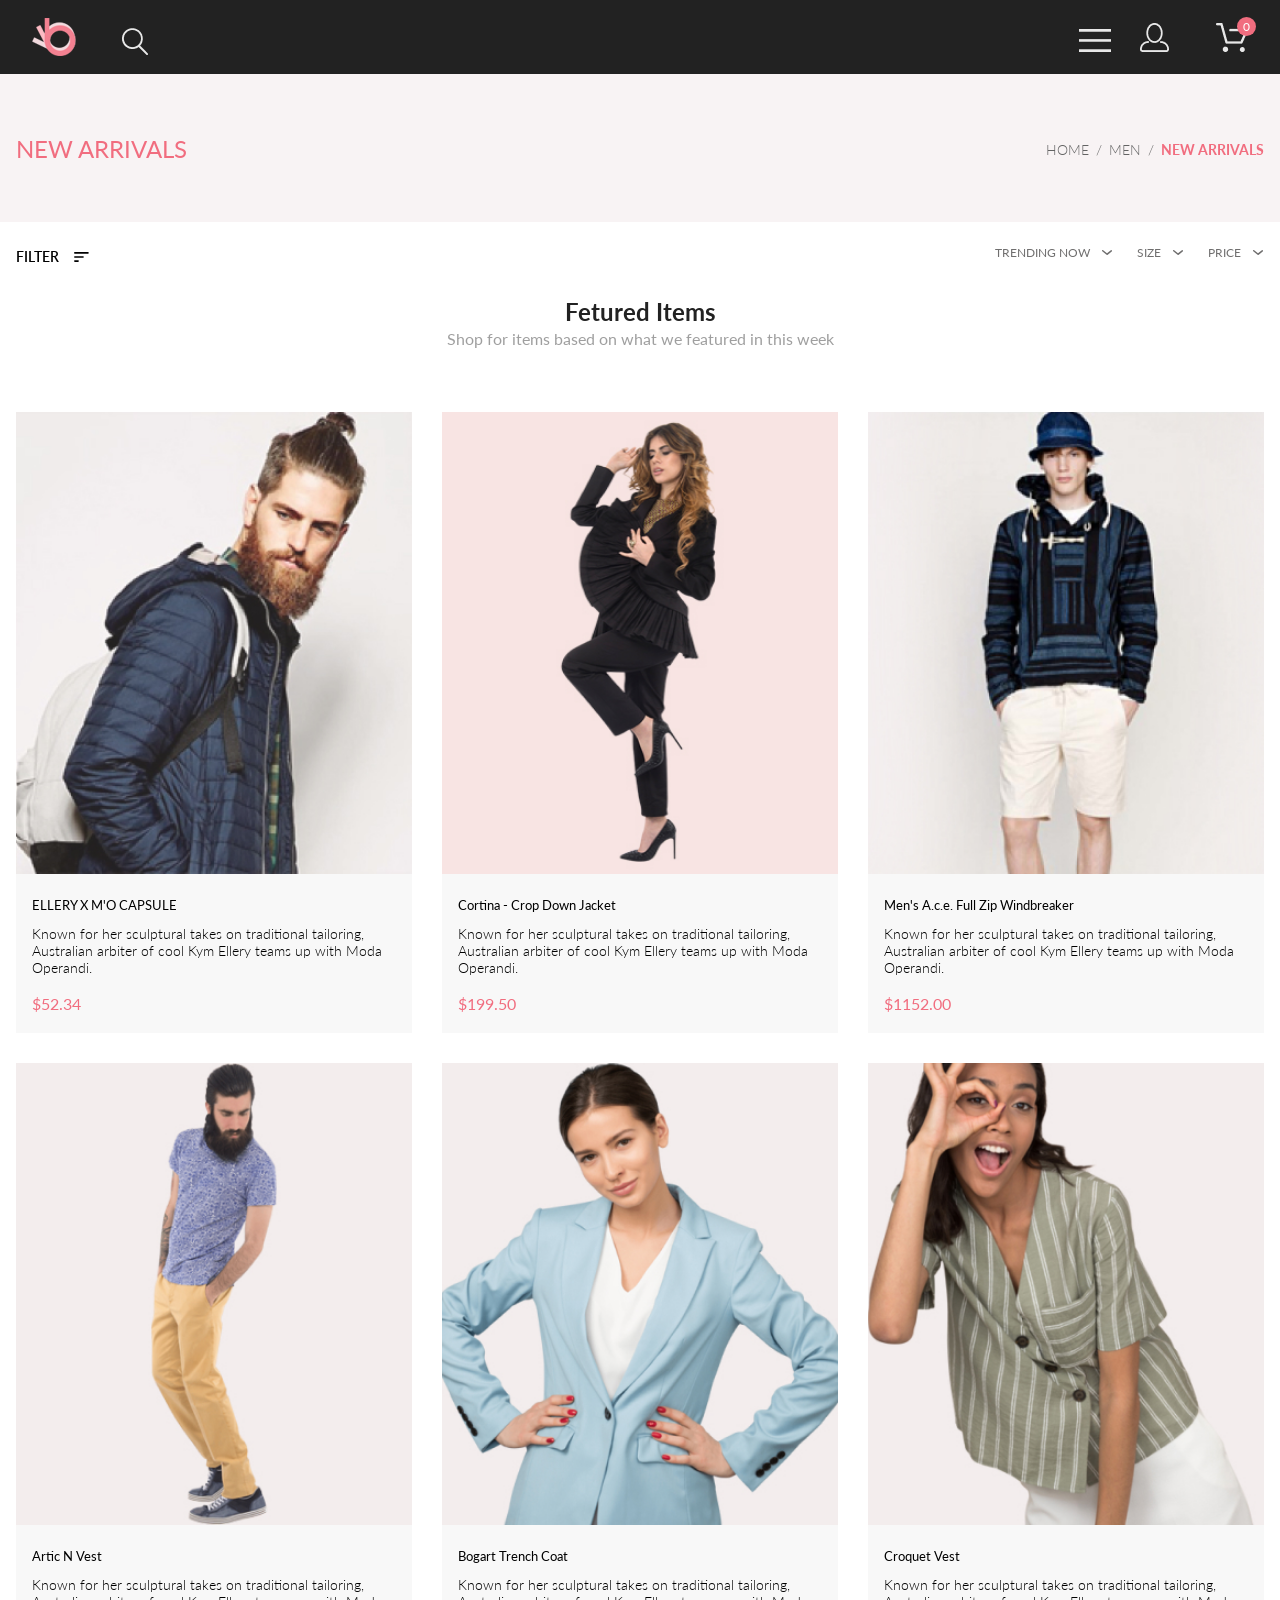
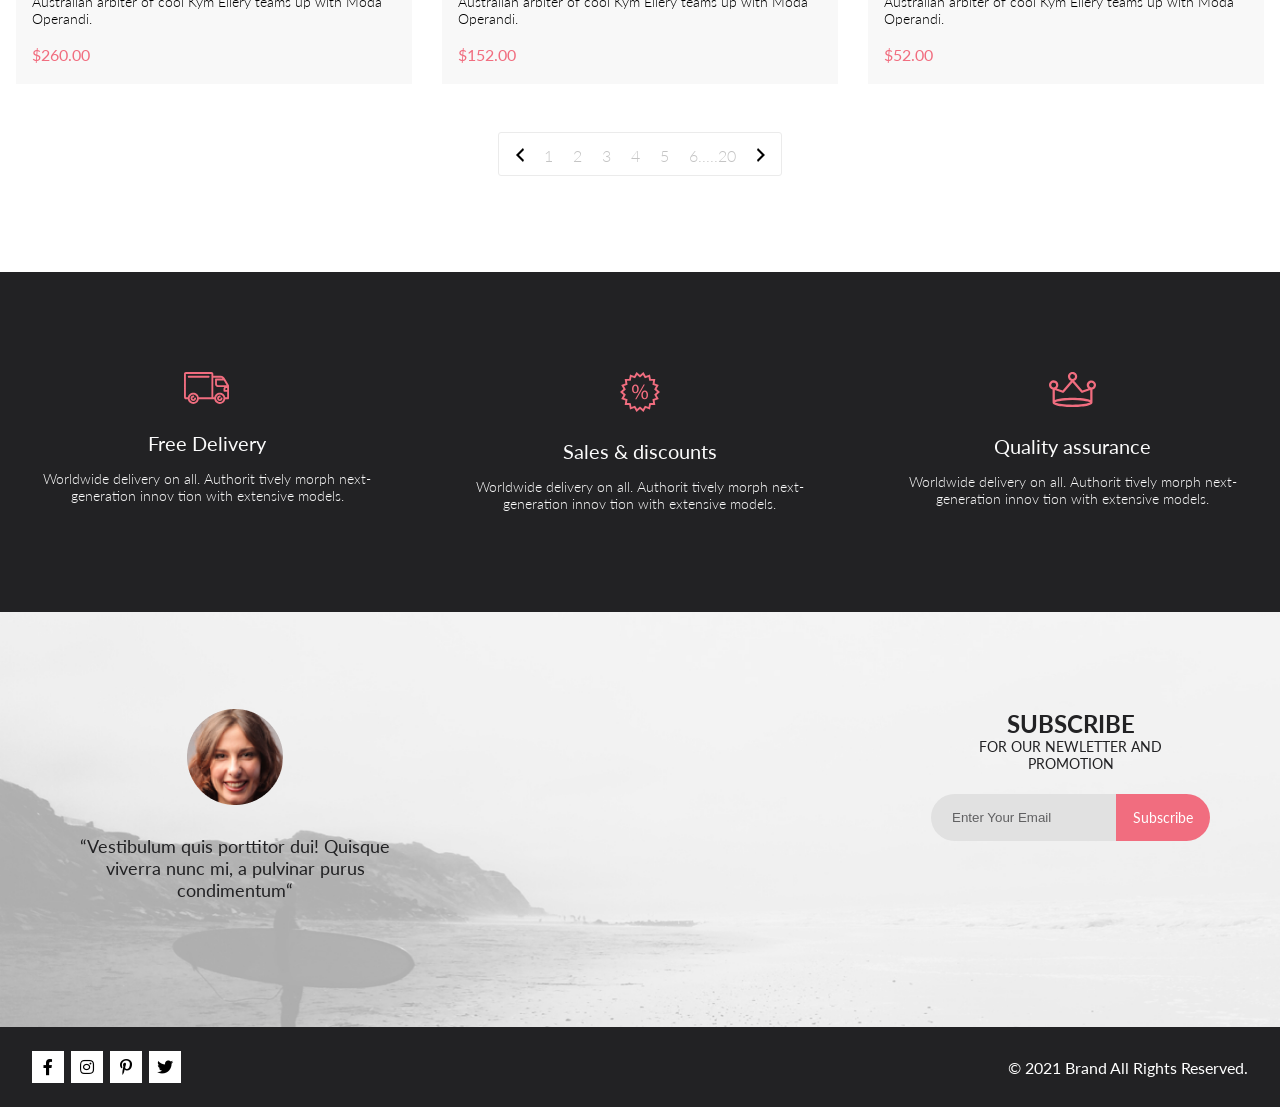
<file: index.html>
<!DOCTYPE html>
<html lang="en">

<head>
    <meta charset="UTF-8">
    <meta name="viewport" content="width=device-width, initial-scale=1.0">
    <title>Document</title>
    <link rel="stylesheet" href="https://cdnjs.cloudflare.com/ajax/libs/font-awesome/5.15.2/css/all.min.css"
        integrity="sha512-HK5fgLBL+xu6dm/Ii3z4xhlSUyZgTT9tuc/hSrtw6uzJOvgRr2a9jyxxT1ely+B+xFAmJKVSTbpM/CuL7qxO8w=="
        crossorigin="anonymous" />
    <link rel="stylesheet" href="style.css">
</head>

<body>
    <div class="header">
        <div class="container">
            <div class="leftHeader">
                <img src="images/logo.png" alt="">
                <img class="searchIcon" src="images/search.png" alt="">
            </div>

            <div class="rightHeader">
                <img src="images/bars.png" alt="">
                <img class="userIcon" src="images/user.png" alt="">

                <span class="cartIconWrap">
                    <img class="cartIcon" src="images/cart.png" alt="">
                    <span>0</span>
                </span>

                <div class="basket hidden">

                    <div class="basketRow basketHeader">

                        <div>Название товара</div>

                        <div>Количество</div>

                        <div>Цена за шт.</div>

                        <div>Итого</div>
                    </div>

                    <div class="basketTotal">

                        Товаров в корзине на сумму:

                        $<span class="basketTotalValue">0</span>

                    </div>

                </div>
            </div>
        </div>
    </div>

    <div class="newArrivals">
        <div class="container">
            <h1>NEW ARRIVALS</h1>
            <nav>
                <a href="#">HOME</a>
                <span>/</span>
                <a href="#">MEN</a>
                <span>/</span>
                <a href="#">NEW ARRIVALS</a>
            </nav>
        </div>
    </div>

    <div class="filters">
        <div class="container">
            <div class="filtersLeft">
                <span class="filterLabel">FILTER</span>
                <img class="filterIcon" src="images/filter.svg" alt="">
                <div class="filterPopup hidden">
                    <nav class="filterCategory">
                        <div class="filterCategoryHeader">CATEGORY</div>
                        <div class="hidden">
                            <a href="#">Accessories</a>
                            <a href="#">Bags</a>
                            <a href="#">Denim</a>
                            <a href="#">Hoodies & Sweatshirts</a>
                            <a href="#">Jackets & Coats</a>
                            <a href="#">Polos</a>
                            <a href="#">Shirts</a>
                            <a href="#">Shoes</a>
                            <a href="#">Sweaters & Knits</a>
                            <a href="#">T-Shirts</a>
                            <a href="#">Tanks</a>
                        </div>
                    </nav>
                    <nav class="filterCategory">
                        <div class="filterCategoryHeader">BRAND</div>
                        <div class="hidden">
                            <a href="#">Accessories</a>
                            <a href="#">Bags</a>
                            <a href="#">Denim</a>
                            <a href="#">Hoodies & Sweatshirts</a>
                            <a href="#">Jackets & Coats</a>
                            <a href="#">Polos</a>
                            <a href="#">Shirts</a>
                            <a href="#">Shoes</a>
                            <a href="#">Sweaters & Knits</a>
                            <a href="#">T-Shirts</a>
                            <a href="#">Tanks</a>
                        </div>
                    </nav>
                    <nav class="filterCategory">
                        <div class="filterCategoryHeader">DESIGNER</div>
                        <div class="hidden">
                            <a href="#">Accessories</a>
                            <a href="#">Bags</a>
                            <a href="#">Denim</a>
                            <a href="#">Hoodies & Sweatshirts</a>
                            <a href="#">Jackets & Coats</a>
                            <a href="#">Polos</a>
                            <a href="#">Shirts</a>
                            <a href="#">Shoes</a>
                            <a href="#">Sweaters & Knits</a>
                            <a href="#">T-Shirts</a>
                            <a href="#">Tanks</a>
                        </div>
                    </nav>
                </div>
            </div>
            <div class="filtersRight">
                <div class="filterTrending">
                    TRENDING NOW
                    <img src="images/filterArrow.svg" alt="">
                </div>
                <div class="filterSize">
                    <div class="filterSizeWrap">
                        SIZE
                        <img src="images/filterArrow.svg" alt="">
                    </div>
                    <div class="filterSizes hidden">
                        <div>
                            <input type="checkbox"> XS
                        </div>
                        <div>
                            <input type="checkbox"> S
                        </div>
                        <div>
                            <input type="checkbox"> M
                        </div>
                        <div>
                            <input type="checkbox"> L
                        </div>
                    </div>
                </div>
                <div class="filterPrice">
                    PRICE
                    <img src="images/filterArrow.svg" alt="">
                </div>
            </div>
        </div>
    </div>

    <div class="featured container">
        <h2 class="featuredHeader">Fetured Items</h2>
        <div class="featuredTitle">Shop for items based on what we featured in this week</div>

        <div class="featuredItems">

            <div class="featuredItem" data-id="1">

                <div class="featuredImgWrap">
                    <img src="images/featured/1.jpg" alt="">
                    <div class="featuredImgDark buyButton">
                        <button>
                            <img src="images/cart.svg" alt="">
                            Add to Cart
                        </button>
                    </div>
                </div>

                <div class="featuredData">
                    <div class="featuredName">ELLERY X M'O CAPSULE</div>
                    <div class="featuredText">
                        Known for her sculptural takes on traditional tailoring, Australian arbiter of cool Kym Ellery
                        teams
                        up with Moda Operandi.
                    </div>
                    <div class="featuredPrice">
                        $52.34
                    </div>
                </div>

            </div>

            <div class="featuredItem" data-id="2">

                <div class="featuredImgWrap">
                    <img src="images/featured/2.jpg" alt="">
                    <div class="featuredImgDark buyButton">
                        <button>
                            <img src="images/cart.svg" alt="">
                            Add to Cart
                        </button>
                    </div>
                </div>

                <div class="featuredData">
                    <div class="featuredName">Cortina - Crop Down Jacket</div>
                    <div class="featuredText">
                        Known for her sculptural takes on traditional tailoring, Australian arbiter of cool Kym Ellery
                        teams
                        up with Moda Operandi.
                    </div>
                    <div class="featuredPrice">
                        $199.50
                    </div>
                </div>

            </div>

            <div class="featuredItem" data-id="3">

                <div class="featuredImgWrap">
                    <img src="images/featured/3.jpg" alt="">
                    <div class="featuredImgDark buyButton">
                        <button>
                            <img src="images/cart.svg" alt="">
                            Add to Cart
                        </button>
                    </div>
                </div>

                <div class="featuredData">
                    <div class="featuredName">Men's A.c.e. Full Zip Windbreaker</div>
                    <div class="featuredText">
                        Known for her sculptural takes on traditional tailoring, Australian arbiter of cool Kym Ellery
                        teams
                        up with Moda Operandi.
                    </div>
                    <div class="featuredPrice">
                        $1152.00
                    </div>
                </div>

            </div>

            <div class="featuredItem" data-id="4">

                <div class="featuredImgWrap">
                    <img src="images/featured/4.jpg" alt="">
                    <div class="featuredImgDark buyButton">
                        <button>
                            <img src="images/cart.svg" alt="">
                            Add to Cart
                        </button>
                    </div>
                </div>

                <div class="featuredData">
                    <div class="featuredName">Artic N Vest</div>
                    <div class="featuredText">
                        Known for her sculptural takes on traditional tailoring, Australian arbiter of cool Kym Ellery
                        teams
                        up with Moda Operandi.
                    </div>
                    <div class="featuredPrice">
                        $260.00
                    </div>
                </div>

            </div>

            <div class="featuredItem" data-id="5">

                <div class="featuredImgWrap">
                    <img src="images/featured/5.jpg" alt="">
                    <div class="featuredImgDark buyButton">
                        <button>
                            <img src="images/cart.svg" alt="">
                            Add to Cart
                        </button>
                    </div>
                </div>

                <div class="featuredData">
                    <div class="featuredName">Bogart Trench Coat</div>
                    <div class="featuredText">
                        Known for her sculptural takes on traditional tailoring, Australian arbiter of cool Kym Ellery
                        teams
                        up with Moda Operandi.
                    </div>
                    <div class="featuredPrice">
                        $152.00
                    </div>
                </div>

            </div>
            <div class="featuredItem" data-id="6">

                <div class="featuredImgWrap">
                    <img src="images/featured/6.jpg" alt="">
                    <div class="featuredImgDark buyButton">
                        <button>
                            <img src="images/cart.svg" alt="">
                            Add to Cart
                        </button>
                    </div>
                </div>

                <div class="featuredData">
                    <div class="featuredName">Croquet Vest</div>
                    <div class="featuredText">
                        Known for her sculptural takes on traditional tailoring, Australian arbiter of cool Kym Ellery
                        teams
                        up with Moda Operandi.
                    </div>
                    <div class="featuredPrice">
                        $52.00
                    </div>
                </div>

            </div>
        </div>

        <div class="pagination">
            <a href="#">
                <img src="images/chevronLeft.svg" alt="">
            </a>
            <a href="#">1</a>
            <a href="#">2</a>
            <a href="#">3</a>
            <a href="#">4</a>
            <a href="#">5</a>
            <a href="#">6.....20</a>
            <a href="#">
                <img src="images/chevronRight.svg" alt="">
            </a>
        </div>
    </div>

    <div class="services">
        <div class="container">

            <div class="serivceUnit">
                <img src="images/services/delivery.svg" alt="">
                <div class="servicesTitle">
                    Free Delivery
                </div>
                <div class="servicesText">
                    Worldwide delivery on all. Authorit tively morph next-generation innov tion with extensive models.
                </div>
            </div>

            <div class="serivceUnit">
                <img src="images/services/discount.svg" alt="">
                <div class="servicesTitle">
                    Sales & discounts
                </div>
                <div class="servicesText">
                    Worldwide delivery on all. Authorit tively morph next-generation innov tion with extensive models.
                </div>
            </div>

            <div class="serivceUnit">
                <img src="images/services/assurance.svg" alt="">
                <div class="servicesTitle">
                    Quality assurance
                </div>
                <div class="servicesText">
                    Worldwide delivery on all. Authorit tively morph next-generation innov tion with extensive models.
                </div>
            </div>
        </div>
    </div>

    <div class="subscribe">
        <div class="container">

            <div class="subscribeLeft">
                <img src="images/subscribeUser.png" alt="">
                <div class="subscribeUserText">
                    “Vestibulum quis porttitor dui! Quisque viverra nunc mi, a pulvinar purus condimentum“
                </div>
            </div>

            <div class="subscribeRight">
                <div class="subscribeTitle">
                    SUBSCRIBE
                </div>
                <div class="subscribeText">
                    FOR OUR NEWLETTER AND PROMOTION
                </div>
                <form action="" class="subscribeForm">
                    <input type="text" placeholder="Enter Your Email">
                    <button>Subscribe</button>
                </form>
            </div>

        </div>
    </div>

    <div class="footer">
        <div class="container">
            <div class="footerLeft">
                <a href="#">
                    <i class="fab fa-facebook-f"></i>
                </a>
                <a href="#">
                    <i class="fab fa-instagram"></i>
                </a>
                <a href="#">
                    <i class="fab fa-pinterest-p"></i>
                </a>
                <a href="#">
                    <i class="fab fa-twitter"></i>
                </a>
            </div>
            <div class="footerRight">
                &copy; 2021 Brand All Rights Reserved.
            </div>
        </div>
    </div>

    <script src="app.js"></script>
    <script src="task.js"></script>
</body>

</html>
</file>
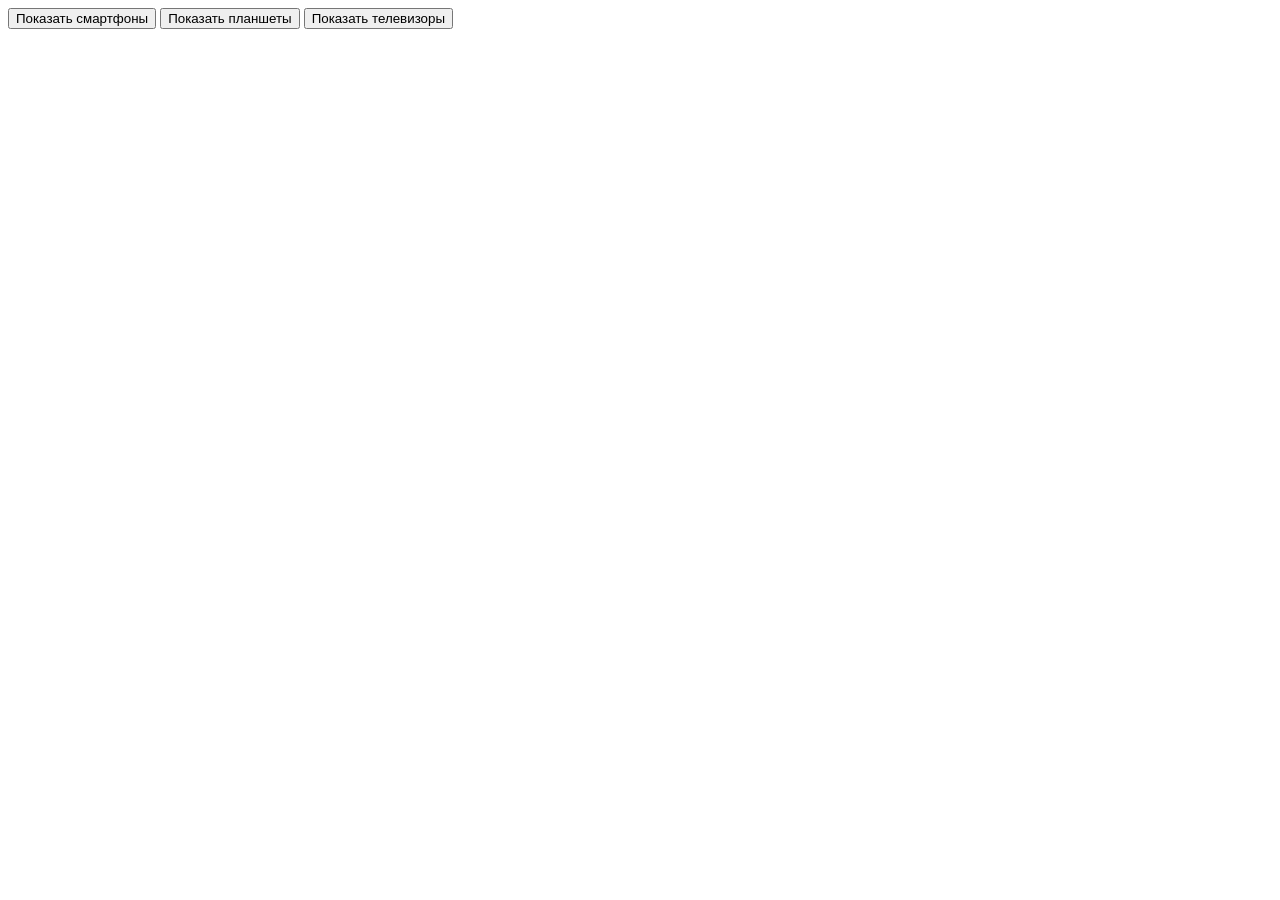
<file: 2 (оригинальный файл, без решения).html>
<!DOCTYPE html>
<html lang="en">
<head>
  <meta charset="UTF-8">
  <meta name="viewport" content="width=device-width, initial-scale=1.0">
  <title>Document</title>
  <style>
    .products {
      overflow: hidden;
      margin-top: 40px;
    }

    .product {
      float: left;
      margin-right: 20px;
    }
  </style>
</head>
<body>
<header>
  <button class="menuButton" data-type="phones">Показать смартфоны</button>
  <button class="menuButton" data-type="tablets">Показать планшеты</button>
  <button class="menuButton" data-type="tv">Показать телевизоры</button>
</header>

<div class="products"></div>

<script>
  /*
  1. Программист Паша уволился с работы и не закончил задачу.
  Задача состояла в том, чтобы при клике на какую-либо кнопку в теге header
  выводить продукты в div с классом products.
  Продукты, которые надо вывести, валидны и прописаны в объекте products.
  Однако, Паша явно сделал много ошибок в других кусках кода, вам необходимо
  исправить все ошибки и внимательно проверить чтоб код работал правильно и
  ничего лишнего не выводилось в div с классом products.
  */

  class Product {
    constructor(id, name, price, imageUrl) {
      this.id = id;
      this.name = name;
      this.price = price;
      this.imageUrl = imageUrl;
    }

    /**
     * @returns {string} html-разметка для товара
     */
    getProductMarkup() {
      return `
        <div class="product">
            <div>${name}</div>
            <img src="${imageUrl}" alt="">
            <div>Цена: <span>${price}</span> р.</div>
            <a href="https://example.com/producs/${id}">Подробнее</a>
        </div>
      `;
    }
  }

  const products = {
    phones: [
      new Product(1, "Смартфон 1", "2533", "https://loremflickr.com/200/300/goods?lock=31"),
      new Product(2, "Смартфон 2", "3123", "https://loremflickr.com/200/300/goods?lock=32"),
      new Product(3, "Смартфон 3", "6123", "https://loremflickr.com/200/300/goods?lock=33"),
    ],
    tablets: [
      new Product(4, "Плашнет 1", "5239", "https://loremflickr.com/200/300/goods?lock=34"),
      new Product(5, "Плашнет 2", "6483", "https://loremflickr.com/200/300/goods?lock=35"),
    ],
    tv: [
      new Product(6, "Телевизор 1", "4314", "https://loremflickr.com/200/300/goods?lock=36"),
      new Product(7, "Телевизор 2", "5412", "https://loremflickr.com/200/300/goods?lock=37"),
      new Product(8, "Телевизор 3", "3577", "https://loremflickr.com/200/300/goods?lock=38"),
      new Product(9, "Телевизор 4", "8714", "https://loremflickr.com/200/300/goods?lock=39"),
    ],
  };

  const productsEl = document.querySelector('products');
  document.querySelector('header').addEventListener('click', event => {
    if (!event.currentTarget.classList.contains('.menuButton')) {
      return;
    }
    productsEl.innerHTML = products[event.currentTarget.dataset.type]
      .map(product => product.getProductMarkup());
  });

</script>
</body>
</html>
</file>
<file: style.css>
@import url("https://fonts.googleapis.com/css2?family=Lato:wght@300;400;700;900&display=swap");

body {
    margin: 0;
    font-family: Lato, sans-serif;
}

.header {
    background: #222222;
    height: 74px;
    padding: 18px 16px;
    box-sizing: border-box;
}

.header .container {
    display: flex;
    justify-content: space-between;
    align-items: center;
}

@media (min-width: 1600px) {
    .container {
        margin: 0 auto;
        width: 1140px;
    }
}

@media (min-width: 768px) {
    .header {
        padding-left: 32px;
        padding-right: 32px;
    }
}

.header i {
    color: #e8e8e8;
}

.userIcon,
.cartIcon {
    display: none;
}

@media (min-width: 768px) {

    .userIcon,
    .cartIcon {
        display: inline;
    }
}

.userIcon {
    margin-left: 25px;
    margin-right: 42px;
}

.searchIcon {
    margin-left: 41px;
}

.cartIconWrap {
    position: relative;
}

.cartIconWrap span {
    display: inline-block;
    width: 19px;
    height: 19px;
    color: white;
    background: #f16d7f;
    border-radius: 50%;
    position: absolute;
    text-align: center;
    right: -8px;
    top: -19px;
    font-size: 12px;
    line-height: 19px;
}

.newArrivals {
    background: #f8f3f4;
    min-height: 148px;
}

.newArrivals h1 {
    margin: 24px 0 32px;
    font-weight: normal;
    font-size: 24px;
    line-height: 29px;
    color: #f16d7f;
}

@media (min-width: 768px) {
    .newArrivals h1 {
        margin: 0;
    }
}

.newArrivals .container {
    display: flex;
    flex-direction: column;
    align-items: center;
    min-height: inherit;
}

@media (min-width: 768px) {
    .newArrivals .container {
        flex-direction: row;
        justify-content: space-between;
    }
}

@media (min-width: 768px) and (max-width: 1599px) {
    .newArrivals .container {
        padding: 0 16px;
    }
}

.newArrivals nav a,
.newArrivals nav span {
    font-weight: 300;
    font-size: 14px;
    line-height: 17px;
    color: #636363;
}

.newArrivals nav a {
    text-decoration: none;
}

.newArrivals nav span {
    margin: 0 3px;
}

.newArrivals nav a:last-of-type {
    font-weight: bold;
    font-size: 14px;
    line-height: 17px;
    color: #f16d7f;
}

.filters {
    margin-top: 24px;
    margin-bottom: 32px;
}

@media (min-width: 1600px) {
    .filters {
        margin-top: 51px;
        margin-bottom: 64px;
    }
}

.filters .container {
    display: flex;
    justify-content: space-between;
    padding-left: 8px;
    padding-right: 8px;
}

@media (min-width: 768px) {
    .filters .container {
        padding-left: 16px;
        padding-right: 16px;
    }
}

@media (min-width: 1600px) {
    .filters .container {
        padding-left: 0;
        padding-right: 0;
        justify-content: flex-start;
    }
}

.filtersRight {
    display: flex;
    font-size: 12px;
    line-height: 14px;
    color: #6f6e6e;
}

@media (min-width: 1600px) {
    .filtersRight {
        font-size: 14px;
        line-height: 17px;
        margin-left: 320px;
    }
}

.filtersRight img {
    position: relative;
    bottom: 1px;
    margin-left: 9px;
}

.filtersRight>div:not(:last-child) {
    margin-right: 15px;
}

@media (min-width: 375px) {
    .filtersRight>div:not(:last-child) {
        margin-right: 24px;
    }
}

.filtersLeft .filterLabel {
    display: none;
    position: relative;
    z-index: 2;
    cursor: pointer;
}

.filterLabelPink {
    color: #ef5b70 !important;
    left: 16px;
    top: 13px;
}

.filterIconPink {
    left: 16px;
    top: 13px;
}

@media (min-width: 768px) {
    .filtersLeft .filterLabel {
        display: inline;
        font-weight: 600;
        font-size: 14px;
        line-height: 17px;
        color: #000000;
    }
}

.filtersLeft .filterIcon {
    width: 37px;
    height: 25px;
    position: relative;
    z-index: 2;
}

@media (min-width: 768px) {
    .filtersLeft .filterIcon {
        width: 15px;
        height: 10px;
        margin-left: 11px;
    }
}

.filtersLeft {
    position: relative;
}

.hidden {
    display: none;
}

.filterPopup {
    position: absolute;
    left: 0;
    top: 0;
    width: 360px;
    background: #ffffff;
    box-shadow: 6px 4px 35px rgba(0, 0, 0, 0.21);
    padding: 46px 16px 16px 16px;
    z-index: 1;
    overflow-y: auto;
}

.filterCategoryHeader {
    font-size: 14px;
    line-height: 37px;
    color: #ef5b70;
    padding-left: 11px;
    min-height: 37px;
    border-bottom: 1px solid #ebebeb;
    margin-bottom: 24px;
    position: relative;
    cursor: pointer;
}

.filterCategoryHeader:before {
    content: "";
    width: 5px;
    min-height: inherit;
    background: #ef5b70;
    position: absolute;
    left: 0;
    top: 1px;
}

.filterCategory:not(:last-child) {
    margin-bottom: 24px;
}

.filterCategory a {
    display: block;
    text-decoration: none;
    padding-left: 34px;
    padding-right: 16px;
    font-size: 14px;
    line-height: 17px;
    color: #6f6e6e;
}

.filterCategory a:not(:last-child) {
    margin-bottom: 11px;
}

.filterSizeWrap {
    cursor: pointer;
}

.filterSize {
    position: relative;
}

.filterSizes {
    position: absolute;
    left: 0;
    top: 25px;
    width: 79px;
    height: 103px;
    background: #ffffff;
    box-shadow: 6px 4px 35px rgba(0, 0, 0, 0.21);
    padding: 7px 9px;
    box-sizing: border-box;
    font-size: 14px;
    color: #6f6e6e;
}

.filterSizes>div:not(:last-child) {
    margin-bottom: 4px;
}

.featured {
    padding-left: 8px;
    padding-right: 8px;
    margin-bottom: 96px;
}

@media (min-width: 768px) {
    .featured {
        padding-left: 16px;
        padding-right: 16px;
    }
}

@media (min-width: 1600px) {
    .featured {
        padding-left: 0;
        padding-right: 0;
    }
}

.featured h2 {
    margin-top: 0;
    margin-bottom: 3px;
    text-align: center;
    color: #222222;
}

.featuredTitle {
    text-align: center;
    color: #9f9f9f;
    margin-bottom: 64px;
}

.featuredItems {
    display: grid;
    grid-template-columns: 1fr;
    row-gap: 16px;
}

@media (min-width: 640px) {
    .featuredItems {
        grid-template-columns: 1fr 1fr;
        row-gap: 18px;
        column-gap: 16px;
    }
}

@media (min-width: 1000px) {
    .featuredItems {
        grid-template-columns: repeat(3, 1fr);
        gap: 30px;
    }
}

.featuredItem {
    background: #f8f8f8;
}

.featuredItem img {
    width: 100%;
    display: block;
}

.featuredImgWrap {
    position: relative;
}

.featuredItem:hover .featuredImgDark {
    display: flex;
}

.featuredImgDark {
    position: absolute;
    width: 100%;
    height: 100%;
    left: 0;
    top: 0;
    background: rgba(58, 56, 56, 0.86);
    display: none;
    justify-content: center;
    align-items: center;
}

.featuredImgDark button {
    background: none;
    border: 1px solid white;
    color: white;
    display: flex;
    align-items: center;
    padding: 10px 14px;
    font-size: 14px;
    font-family: inherit;
}

.featuredImgDark button img {
    width: 26px;
    height: 24px;
    margin-right: 11px;
}

.featuredData {
    padding: 23px 16px 20px;
}

.featuredName {
    font-size: 13px;
    line-height: 16px;
    color: #000000;
}

.featuredText {
    font-weight: 300;
    font-size: 14px;
    line-height: 17px;
    margin-top: 12px;
    margin-bottom: 18px;
}

.featuredPrice {
    font-size: 16px;
    line-height: 19px;
    color: #f16d7f;
}

.pagination {
    width: 284px;
    height: 44px;
    margin: 0 auto;
    border: 1px solid #ebebeb;
    margin-top: 48px;
    padding: 13px 16px;
    box-sizing: border-box;
    display: flex;
    justify-content: space-between;
    border-radius: 3px;
}

.pagination a {
    text-decoration: none;
    font-weight: 300;
    font-size: 16px;
    color: #c4c4c4;
}

.pagination a:hover {
    color: #ef5b70;
}

.services {
    background: #222224;
    padding-top: 48px;
    padding-bottom: 81px;
    padding-left: 14px;
    padding-right: 14px;
}

@media (min-width: 1200px) {
    .services {
        padding-top: 100px;
        padding-bottom: 100px;
    }
}

.services .container {
    display: grid;
    gap: 46px;
}

@media (min-width: 1200px) {
    .services .container {
        display: grid;
        grid-template-columns: repeat(3, 1fr);
        gap: 46px;
    }
}

.serivceUnit {
    text-align: center;
    display: flex;
    flex-direction: column;
    align-items: center;
}

.servicesTitle,
.servicesText {
    color: #fbfbfb;
}

.servicesTitle {
    font-size: 19.96px;
    line-height: 24px;
    margin-top: 27px;
    margin-bottom: 15px;
}

.servicesText {
    font-weight: 300;
    font-size: 13.972px;
    line-height: 17px;
    max-width: 340px;
}

.subscribe {
    background: url(images/subscribe.jpg) no-repeat;
    background-size: cover;
    padding-top: 64px;
    padding-bottom: 109px;
    padding-left: 20px;
    padding-right: 20px;
}

@media (min-width: 1200px) {
    .subscribe {
        padding-top: 97px;
        padding-bottom: 126px;
    }

    .subscribe .container {
        margin: 0 auto;
        width: 1140px;
        display: flex;
        justify-content: space-between;
    }
}

.subscribeLeft {
    display: flex;
    flex-direction: column;
    align-items: center;
}

.subscribeUserText {
    margin-top: 30px;
    text-align: center;
    font-size: 18px;
    line-height: 22px;
    color: #222224;
    max-width: 330px;
}

.subscribeRight {
    display: flex;
    flex-direction: column;
    align-items: center;
    margin-top: 65px;
}

@media (min-width: 1200px) {
    .subscribeRight {
        margin-top: initial;
    }
}

.subscribeTitle {
    font-weight: 700;
    font-size: 24px;
    color: #222224;
}

.subscribeTitle,
.subscribeText {
    max-width: 271px;
    text-align: center;
}

.subscribeText {
    font-size: 14px;
    color: #222224;
    margin-bottom: 22px;
}

.subscribeForm {
    height: 47px;
}

.subscribeForm input {
    height: inherit;
    background: #e1e1e1;
    border: none;
    padding: 6px 21px;
    box-sizing: border-box;
    border-top-left-radius: 28px;
    border-bottom-left-radius: 28px;
    float: left;
    width: 185px;
}

.subscribeForm input::-webkit-input-placeholder {
    color: #222224;
    font-family: inherit;
    opacity: 0.67;
}

.subscribeForm input::-moz-placeholder {
    color: #222224;
    font-family: inherit;
    opacity: 0.67;
}

.subscribeForm input:-ms-input-placeholder {
    color: #222224;
    font-family: inherit;
    opacity: 0.67;
}

.subscribeForm input:-moz-placeholder {
    color: #222224;
    font-family: inherit;
    opacity: 0.67;
}

.subscribeForm button {
    height: inherit;
    border: none;
    color: white;
    font-family: inherit;
    font-size: 14px;
    line-height: 17px;
    background: #f16d7f;
    border-top-right-radius: 28px;
    border-bottom-right-radius: 28px;
    padding: 0 17px;
}

.footer {
    background: #222224;
    padding: 43px 20px 10px;
}

@media (min-width: 768px) {
    .footer {
        padding: 24px 32px;
    }
}

.footer .container {
    display: flex;
    flex-direction: column;
    align-items: center;
}

@media (min-width: 768px) {
    .footer .container {
        flex-direction: row;
        justify-content: space-between;
    }
}

.footerLeft {
    display: flex;
}

.footer a {
    color: black;
    background: white;
    width: 32px;
    height: 32px;
    display: flex;
    justify-content: center;
    align-items: center;
    text-decoration: none;
}

.footer a:hover {
    background: #f16d7f;
    color: white;
}

.footer a:not(:last-child) {
    margin-right: 7px;
}

.footerRight {
    color: white;
}

@media (max-width: 767px) {
    .footerRight {
        margin-top: 40px;
    }
}

/*!!!!!!!!!!!!!!!!!!!!!!!!!!!!!!!!!!!!!!!!!!!!!!!!!!!!!!!!!!!!!!!!!!*/

.rightHeader {

    position: relative;

}

.basket {

    position: absolute;

    z-index: 3;

    right: 0;

    top: 37px;

    background: white;

    padding: 10px;

    border: 1px solid #ebebeb;

    border-radius: 3px;

    font-size: 14px;

}

@media (min-width: 340px) {

    .basket {

        font-size: 16px;

    }

}

@media (min-width: 552px) {

    .basket {

        width: 500px;

    }

}

.basketRow {

    display: grid;

    grid-template-columns: repeat(4, 1fr);

    gap: 10px;

    margin-bottom: 10px;

    border-bottom: 1px solid #ebebeb;

    padding-bottom: 10px;

}

.basketHeader {

    font-weight: bold;

}

.basketTotal {

    font-weight: bold;

    text-align: right;

}
</file>
